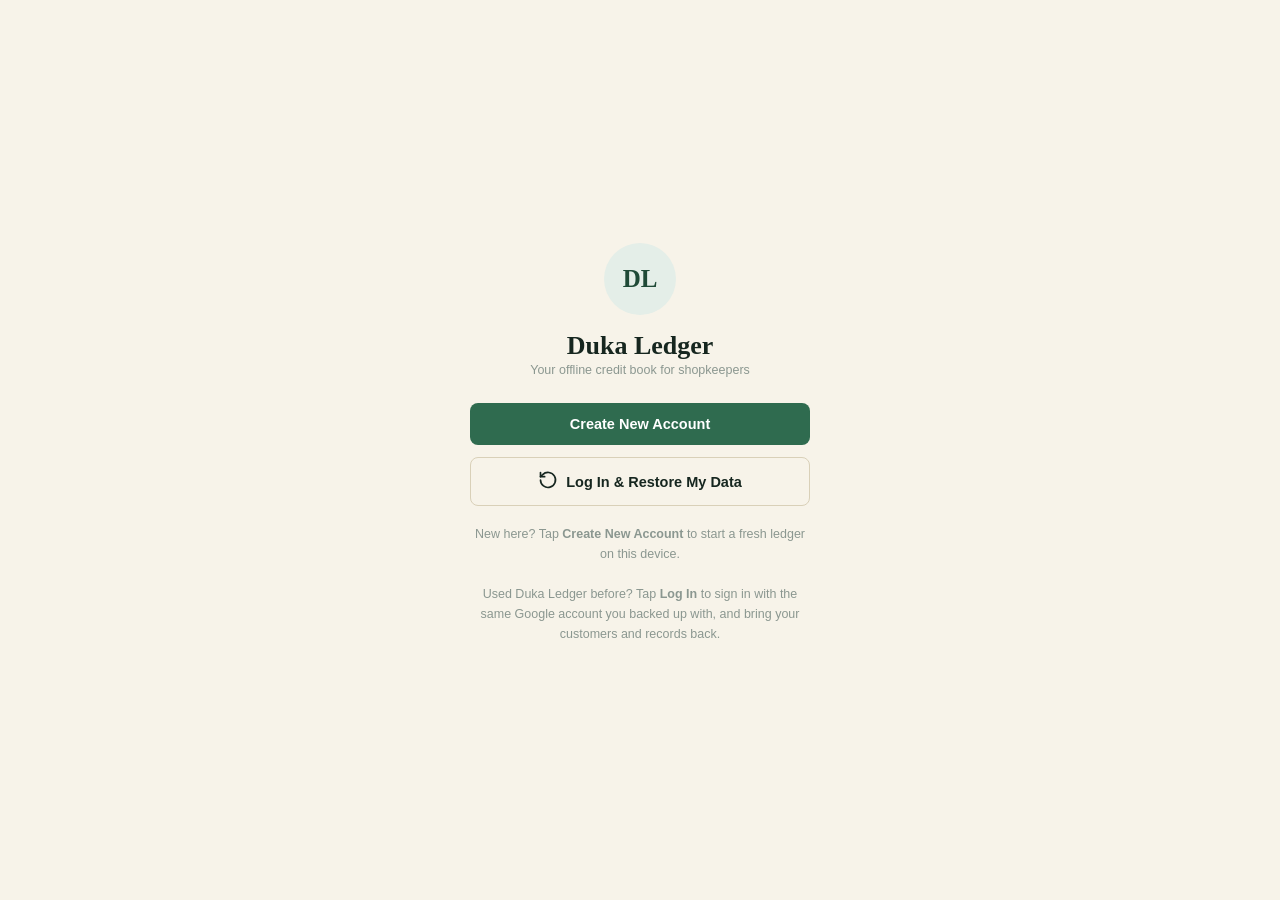
<file: index.html>
<!DOCTYPE html>
<html lang="en">
<head>
<meta charset="UTF-8">
<meta name="viewport" content="width=device-width, initial-scale=1, viewport-fit=cover, maximum-scale=1">
<title>Duka Ledger — Offline Debt Book</title>
<meta name="description" content="A premium offline-first debt book for tracking customer credit, debts, and payments.">
<meta name="theme-color" content="#2F6B4F">
<meta name="color-scheme" content="light dark">

<link rel="manifest" href="./manifest.json">
<link rel="icon" href="./icon-192.png">
<link rel="apple-touch-icon" href="./icon-192.png">
<meta name="apple-mobile-web-app-capable" content="yes">
<meta name="apple-mobile-web-app-status-bar-style" content="default">
<meta name="apple-mobile-web-app-title" content="Duka Ledger">

<link rel="stylesheet" href="./style.css">
<script src="https://accounts.google.com/gsi/client" async defer></script>
</head>
<body>

<div id="toastWrap" class="toast-wrap"></div>

<!-- ================= WELCOME SCREEN (first run only) ================= -->
<div id="welcomeScreen" style="display:none;">
  <div class="welcome-inner">
    <div class="lock-brand">
      <div class="avatar" style="width:72px; height:72px; margin:0 auto 16px; font-size:25px;">DL</div>
      <div class="lock-title" style="font-size:26px;">Duka Ledger</div>
      <div class="muted">Your offline credit book for shopkeepers</div>
    </div>

    <button class="btn btn-primary" id="welcomeCreateBtn" style="margin-bottom:12px;">Create New Account</button>
    <button class="btn btn-outline" id="welcomeLoginBtn"><i data-icon="rotate-ccw"></i> Log In &amp; Restore My Data</button>

    <p class="muted" style="font-size:12.5px; margin-top:18px; line-height:1.6;">
      New here? Tap <strong>Create New Account</strong> to start a fresh ledger on this device.<br><br>
      Used Duka Ledger before? Tap <strong>Log In</strong> to sign in with the same Google account you backed up with, and bring your customers and records back.
    </p>
  </div>
</div>

<!-- ================= LOCK SCREEN ================= -->
<div id="lockScreen" style="display:none;">
  <div class="lock-inner">
    <div class="lock-brand">
      <div class="avatar" style="width:64px; height:64px; margin:0 auto 14px; font-size:22px;">DL</div>
      <div class="lock-title">Duka Ledger</div>
      <div class="muted">Enter your PIN to unlock</div>
    </div>

    <div class="pin-dots" id="pinDots">
      <span class="pin-dot"></span><span class="pin-dot"></span><span class="pin-dot"></span><span class="pin-dot"></span>
    </div>
    <div class="lock-error" id="lockError">&nbsp;</div>

    <div class="pin-pad" id="pinPad">
      <button data-key="1">1</button><button data-key="2">2</button><button data-key="3">3</button>
      <button data-key="4">4</button><button data-key="5">5</button><button data-key="6">6</button>
      <button data-key="7">7</button><button data-key="8">8</button><button data-key="9">9</button>
      <button data-key="bio" id="pinBioBtn"><i data-icon="fingerprint"></i></button>
      <button data-key="0">0</button>
      <button data-key="back">⌫</button>
    </div>
  </div>
</div>

<div id="app">

  <header class="topbar">
    <div class="brandmark">
      <span class="stitch"></span>
      <div>
        <h1>Duka Ledger</h1>
        <div class="sub">Offline Debt Book</div>
      </div>
    </div>
    <div class="topbar-actions">
      <span class="pill" id="connPill"><span class="dot"></span><span class="pill-label">Online</span></span>
      <button class="iconbtn" id="notifBtn" title="Notifications" style="position:relative;"><i data-icon="bell"></i><span class="badge-dot" id="notifBadge" style="display:none;"></span></button>
      <button class="iconbtn" id="installBtn" title="Install app" style="display:none;"><i data-icon="download"></i></button>
      <button class="iconbtn" id="themeToggleBtn" title="Toggle theme">◐</button>
    </div>
  </header>

  <main id="mainContent">

    <!-- ============ DASHBOARD ============ -->
    <section class="view active" id="view-dashboard">
      <div id="dashboardContent"></div>

      <div class="section-title"><h2>More</h2></div>
      <div class="more-grid">
        <div class="more-tile" id="referMenuBtn">
          <div class="more-ic"><i data-icon="users"></i></div>
          <div class="more-label">Refer a Friend</div>
          <div class="more-sub">Tell someone about Duka Ledger</div>
        </div>
        <div class="more-tile" id="guideMenuBtn">
          <div class="more-ic"><i data-icon="book-open"></i></div>
          <div class="more-label">How to Use</div>
          <div class="more-sub">Quick guide to the app</div>
        </div>
        <div class="more-tile" id="historyMenuBtn">
          <div class="more-ic"><i data-icon="history"></i></div>
          <div class="more-label">History</div>
          <div class="more-sub">Every record, in order</div>
        </div>
        <div class="more-tile" id="aboutMenuBtn">
          <div class="more-ic"><i data-icon="info"></i></div>
          <div class="more-label">About</div>
          <div class="more-sub">Founder &amp; support</div>
        </div>
        <div class="more-tile" id="termsMenuBtn">
          <div class="more-ic"><i data-icon="file-text"></i></div>
          <div class="more-label">Terms</div>
          <div class="more-sub">Terms &amp; Conditions</div>
        </div>
        <div class="more-tile" id="privacyMenuBtn">
          <div class="more-ic"><i data-icon="shield-check"></i></div>
          <div class="more-label">Privacy</div>
          <div class="more-sub">Privacy Policy</div>
        </div>
      </div>
    </section>

    <!-- ============ CUSTOMERS ============ -->
    <section class="view" id="view-customers">
      <div class="section-title" style="margin-top:0;"><h2>Customers</h2>
        <a id="addCustomerBtn" style="cursor:pointer;">+ Add</a>
      </div>
      <div class="searchbar">
        <svg width="16" height="16" viewBox="0 0 24 24" fill="none" stroke="currentColor" stroke-width="2"><circle cx="11" cy="11" r="7"/><line x1="21" y1="21" x2="16.65" y2="16.65"/></svg>
        <input type="text" id="customerSearchInput" placeholder="Search by name or phone">
      </div>
      <div id="customersList"></div>
    </section>

    <!-- ============ TRANSACTIONS / HISTORY ============ -->
    <section class="view" id="view-transactions">
      <div class="section-title" style="margin-top:0;"><h2>Transaction History</h2></div>
      <div class="searchbar">
        <svg width="16" height="16" viewBox="0 0 24 24" fill="none" stroke="currentColor" stroke-width="2"><circle cx="11" cy="11" r="7"/><line x1="21" y1="21" x2="16.65" y2="16.65"/></svg>
        <input type="text" id="txnSearchInput" placeholder="Search customer, item, or type">
      </div>
      <div class="chip-row" id="txnTypeChips">
        <div class="chip active" data-type="all">All</div>
        <div class="chip" data-type="debt">Debt</div>
        <div class="chip" data-type="payment">Payment</div>
        <div class="chip" data-type="adjustment">Adjustment</div>
      </div>
      <div class="field">
        <label>Customer</label>
        <select id="txnCustomerFilter"><option value="">All Customers</option></select>
      </div>
      <div class="btn-row">
        <div class="field" style="flex:1;"><label>From</label><input type="date" id="txnDateFrom"></div>
        <div class="field" style="flex:1;"><label>To</label><input type="date" id="txnDateTo"></div>
      </div>
      <div class="sortbar">
        <select id="txnSortSelect">
          <option value="newest">Newest First</option>
          <option value="oldest">Oldest First</option>
          <option value="highest">Highest Amount</option>
          <option value="lowest">Lowest Amount</option>
        </select>
        <button class="link-btn" id="txnClearFilters" style="margin-left:12px;">Clear</button>
      </div>
      <div id="transactionsList"></div>
    </section>

    <!-- ============ REPORTS ============ -->
    <section class="view" id="view-reports">
      <div class="section-title" style="margin-top:0;"><h2>Reports</h2></div>
      <div id="reportsContent"></div>
    </section>

    <!-- ============ SETTINGS ============ -->
    <section class="view" id="view-settings">
      <div class="section-title" style="margin-top:0;"><h2>Settings</h2></div>

      <div class="settings-group">
        <h3>Owner Profile</h3>
        <div style="display:flex; align-items:center; gap:12px; margin-bottom:14px;">
          <div class="avatar" id="ownerProfileAvatar" style="width:52px; height:52px; font-size:18px; flex-shrink:0;">?</div>
          <div class="muted" style="font-size:12.5px; line-height:1.5;">This is you — the person running the shop on this device. Shown alongside your business details, separate from Duka Ledger's own founder info in About.</div>
        </div>
        <div class="field"><label>Owner Name</label><input type="text" id="settingsOwnerName" placeholder="e.g. Jane Wanjiru"></div>
        <div class="field"><label>Owner Phone</label><input type="tel" id="settingsOwnerPhone" placeholder="0700 000 000"></div>
        <div class="field"><label>Date Joined</label><input type="date" id="settingsOwnerDateJoined"></div>
      </div>

      <div class="settings-group">
        <h3>Business Information</h3>
        <div class="field"><label>Business Name</label><input type="text" id="settingsBusinessName" placeholder="My Shop"></div>
        <div class="field"><label>Business Phone</label><input type="tel" id="settingsBusinessPhone" placeholder="0700 000 000"></div>
        <div class="field"><label>Business Location</label><input type="text" id="settingsBusinessLocation" placeholder="e.g. Nakuru Town"></div>
      </div>

      <div class="settings-group">
        <h3>Receipts</h3>
        <div class="field"><label>Currency Symbol</label><input type="text" id="settingsCurrency" placeholder="KSh"></div>
        <div class="field"><label>Receipt Footer</label><textarea id="settingsReceiptFooter" placeholder="Thank you for your business."></textarea></div>
      </div>

      <div class="settings-group">
        <h3>Payments</h3>
        <label class="checkline"><input type="checkbox" id="settingsAllowOverpayment"> Always allow payments that exceed the outstanding balance without asking</label>
      </div>

      <div class="settings-group">
        <h3>Payment Methods (shown on receipts)</h3>
        <p class="muted" style="margin-bottom:12px;">Tick the ways you accept payment. Add the registered name that shows on the customer's M-Pesa confirmation, so they can check they're paying the right number before sending.</p>

        <div class="method-option">
          <label class="checkline"><input type="checkbox" id="methodTillEnabled"> Till Number</label>
          <div class="method-option-fields" id="methodTillFields">
            <input type="text" id="methodTillNumber" placeholder="Till number, e.g. 5123456" inputmode="numeric">
            <input type="text" id="methodTillName" placeholder="Registered name shown after payment, e.g. DARIUS SHOP">
          </div>
        </div>

        <div class="method-option">
          <label class="checkline"><input type="checkbox" id="methodPochiEnabled"> M-Pesa Pochi</label>
          <div class="method-option-fields" id="methodPochiFields">
            <input type="text" id="methodPochiNumber" placeholder="Phone number, e.g. 0712 345 678" inputmode="numeric">
            <input type="text" id="methodPochiName" placeholder="Registered name shown after payment">
          </div>
        </div>

        <div class="method-option">
          <label class="checkline"><input type="checkbox" id="methodSendEnabled"> Send Money</label>
          <div class="method-option-fields" id="methodSendFields">
            <input type="text" id="methodSendNumber" placeholder="Phone number to send money to" inputmode="numeric">
            <input type="text" id="methodSendName" placeholder="Registered name shown after payment">
          </div>
        </div>

        <div class="method-option">
          <label class="checkline"><input type="checkbox" id="methodPaybillEnabled"> Paybill</label>
          <div class="method-option-fields two-col" id="methodPaybillFields">
            <input type="text" id="methodPaybillNumber" placeholder="Paybill number" inputmode="numeric">
            <input type="text" id="methodPaybillAccount" placeholder="Account number (optional)">
          </div>
          <div class="method-option-fields" id="methodPaybillNameFields">
            <input type="text" id="methodPaybillName" placeholder="Registered business name (optional)">
          </div>
        </div>

        <div class="method-option">
          <label class="checkline"><input type="checkbox" id="methodOtherEnabled"> Other</label>
          <div class="method-option-fields" id="methodOtherFields">
            <input type="text" id="methodOtherDetails" placeholder="e.g. Bank: KCB, Acc: 0123456789">
          </div>
        </div>
      </div>

      <div class="settings-group">
        <div class="soda-card">
          <div class="soda-emoji"><i data-icon="cup-soda" data-icon-size="28"></i></div>
          <div class="soda-text">
            <div class="soda-title">Enjoying Duka Ledger?</div>
            <div class="soda-sub">Buy the developer a soda</div>
          </div>
          <button class="btn btn-primary soda-btn" id="buySodaBtn">Buy a Soda</button>
        </div>
      </div>

      <div class="settings-group">
        <h3>Notifications</h3>
        <label class="checkline" style="margin-bottom:12px;"><input type="checkbox" id="settingsSoundEnabled"> Play a sound for new debts, payments and other events</label>
        <label class="checkline"><input type="checkbox" id="settingsPushEnabled"> Show device notifications (uses your phone's own notification sound)</label>
      </div>

      <div class="settings-group">
        <h3>Appearance</h3>
        <div class="seg" id="themeSeg">
          <button data-theme="light">Light</button>
          <button data-theme="dark">Dark</button>
          <button data-theme="system">System</button>
        </div>
      </div>

      <div class="settings-group">
        <h3>App Updates</h3>
        <p class="muted" style="margin-bottom:12px;">Duka Ledger checks for updates automatically. Use this if you just published a new version and want to check right now.</p>
        <button class="btn btn-outline" id="checkUpdatesBtn"><i data-icon="refresh-cw"></i> Check for Updates</button>
      </div>

      <div class="settings-group">
        <h3>Support Contact</h3>
        <p class="muted" style="margin-bottom:12px;">Shown on the About screen so customers or staff can reach you.</p>
        <div class="field"><label>Support Phone (WhatsApp)</label><input type="tel" id="settingsSupportPhone" placeholder="e.g. 0700 000 000"></div>
        <div class="field"><label>Support Email</label><input type="text" id="settingsSupportEmail" placeholder="e.g. you@example.com"></div>
      </div>

      <button class="btn btn-primary" id="settingsSaveBtn">Save Settings</button>

      <div class="divider"></div>

      <div class="settings-group">
        <h3>Google Drive Backup</h3>
        <p class="muted" style="margin-bottom:12px;">Save a copy of your books to your own Google Drive with one tap, and bring it back onto any device the same way.</p>

        <div id="gdriveDisconnectedState">
          <button class="btn btn-outline" id="gdriveConnectBtn"><i data-icon="link"></i> Connect Google Drive</button>
        </div>

        <div id="gdriveConnectedState" style="display:none;">
          <div class="muted" style="margin-bottom:4px;">Connected as <span id="gdriveEmailText" style="font-weight:600; color:var(--ink);"></span></div>
          <div class="muted" id="gdriveLastBackupText" style="margin-bottom:12px;">Never backed up yet</div>
          <button class="btn btn-primary" id="gdriveBackupNowBtn"><i data-icon="cloud"></i> Backup Now</button>
          <div style="height:10px;"></div>
          <button class="btn btn-outline" id="gdriveRestoreBtn"><i data-icon="download"></i> Restore from Google Drive</button>
          <div style="height:10px;"></div>
          <button class="btn btn-outline" id="gdriveDisconnectBtn">Disconnect Google Drive</button>
        </div>
      </div>

      <div class="divider"></div>

      <div class="settings-group">
        <h3>Backup &amp; Restore</h3>
        <p class="muted" style="margin-bottom:12px;">Your data lives only on this device. Export a backup regularly so you never lose your records.</p>
        <button class="btn btn-outline" id="exportBackupBtn"><i data-icon="download"></i> Export Backup (.json)</button>
        <div style="height:10px;"></div>
        <label class="btn btn-outline" for="restoreFileInput" style="cursor:pointer;"><i data-icon="upload"></i> Choose Backup File to Restore</label>
        <input type="file" id="restoreFileInput" accept="application/json,.json" style="display:none;">
        <div class="muted" id="restoreFileName" style="margin:8px 0;">No file selected</div>
        <button class="btn btn-danger" id="restoreConfirmBtn" disabled>Restore &amp; Replace All Data</button>
      </div>

      <div class="divider"></div>

      <div class="settings-group">
        <h3>Security</h3>
        <div id="securityStatusText" class="muted" style="margin-bottom:12px;">No PIN set — anyone who opens this app can see your records.</div>
        <button class="btn btn-outline" id="setPinBtn">Set PIN Lock</button>
        <div style="height:8px;" id="pinButtonsGap"></div>
        <button class="btn btn-danger" id="removePinBtn" style="display:none;">Remove PIN Lock</button>
        <div style="height:10px;"></div>
        <label class="checkline" id="biometricRow" style="display:none;">
          <input type="checkbox" id="settingsBiometric"> Also allow unlocking with fingerprint / face
        </label>
      </div>

      <div class="divider"></div>

      <div class="settings-group">
        <div class="privacy-note">Your debt records are stored locally on this device. We do not upload your data to a server.</div>
        <div style="height:10px;"></div>
        <div class="warn-note">Clearing your browser or app storage without exporting a backup first may permanently remove all customer and transaction records.</div>
      </div>
    </section>

    <!-- ============ CUSTOMER PROFILE ============ -->
    <section class="view" id="view-profile">
      <button class="link-btn" style="margin-bottom:8px;" onclick="switchView('customers')"><i data-icon="chevron-left" data-icon-size="16"></i> Back to Customers</button>
      <div id="profileContent"></div>
    </section>

  </main>

  <button class="scroll-top-btn" id="scrollTopBtn" aria-label="Scroll to top"><i data-icon="arrow-up"></i></button>

  <button class="fab" id="fabBtn" aria-label="Add">+</button>

  <div class="update-banner" id="updateBanner">
    <span class="msg">A new version of Duka Ledger is ready.</span>
    <button id="updateNowBtn">Update Now</button>
  </div>

  <nav class="bottomnav">
    <button class="active" data-view="dashboard">
      <svg viewBox="0 0 24 24" fill="none" stroke="currentColor" stroke-width="2"><path d="M3 11l9-8 9 8"/><path d="M5 10v10h14V10"/></svg>
      Home
    </button>
    <button data-view="customers">
      <svg viewBox="0 0 24 24" fill="none" stroke="currentColor" stroke-width="2"><circle cx="9" cy="8" r="3.2"/><path d="M2.5 20c0-3.5 3-6 6.5-6s6.5 2.5 6.5 6"/><circle cx="17.5" cy="9" r="2.4"/><path d="M15.5 14.2c2.6.4 4.5 2.4 4.5 5.3"/></svg>
      Customers
    </button>
    <button data-view="transactions">
      <svg viewBox="0 0 24 24" fill="none" stroke="currentColor" stroke-width="2"><path d="M4 6h16M4 12h16M4 18h10"/></svg>
      Transactions
    </button>
    <button data-view="reports">
      <svg viewBox="0 0 24 24" fill="none" stroke="currentColor" stroke-width="2"><path d="M4 20V10M11 20V4M18 20v-7"/></svg>
      Reports
    </button>
    <button data-view="settings">
      <svg viewBox="0 0 24 24" fill="none" stroke="currentColor" stroke-width="2"><circle cx="12" cy="12" r="3"/><path d="M19.4 15a1.7 1.7 0 00.3 1.9l.1.1a2 2 0 11-2.8 2.8l-.1-.1a1.7 1.7 0 00-1.9-.3 1.7 1.7 0 00-1 1.5V21a2 2 0 11-4 0v-.1a1.7 1.7 0 00-1-1.6 1.7 1.7 0 00-1.9.3l-.1.1a2 2 0 11-2.8-2.8l.1-.1a1.7 1.7 0 00.3-1.9 1.7 1.7 0 00-1.5-1H3a2 2 0 110-4h.1a1.7 1.7 0 001.5-1 1.7 1.7 0 00-.3-1.9l-.1-.1a2 2 0 112.8-2.8l.1.1a1.7 1.7 0 001.9.3H9a1.7 1.7 0 001-1.5V3a2 2 0 114 0v.1a1.7 1.7 0 001 1.5 1.7 1.7 0 001.9-.3l.1-.1a2 2 0 112.8 2.8l-.1.1a1.7 1.7 0 00-.3 1.9V9a1.7 1.7 0 001.5 1h.1a2 2 0 110 4h-.1a1.7 1.7 0 00-1.5 1z"/></svg>
      Settings
    </button>
  </nav>

</div>

<!-- ================= SHEET: FAB action menu ================= -->
<div class="overlay" id="fabSheet">
  <div class="sheet">
    <div class="grabber"></div>
    <div class="sheet-header"><h2>Add</h2><button class="iconbtn" data-close-sheet><i data-icon="x"></i></button></div>
    <div class="sheet-actions">
      <div class="action-row" id="fabAddCustomer">
        <div class="ic customer"><i data-icon="user"></i></div>
        <div><div class="t">Add Customer</div><div class="s">Register a new customer</div></div>
      </div>
      <div class="action-row" id="fabRecordDebt">
        <div class="ic">＋</div>
        <div><div class="t">Record Debt</div><div class="s">Add items or cash taken on credit</div></div>
      </div>
      <div class="action-row" id="fabRecordPayment">
        <div class="ic payment"><i data-icon="banknote"></i></div>
        <div><div class="t">Record Payment</div><div class="s">Log money received from a customer</div></div>
      </div>
    </div>
  </div>
</div>

<!-- ================= SHEET: Customer picker ================= -->
<div class="overlay" id="customerPickerSheet">
  <div class="sheet">
    <div class="grabber"></div>
    <div class="sheet-header"><h2>Select Customer</h2><button class="iconbtn" data-close-sheet><i data-icon="x"></i></button></div>
    <div class="searchbar">
      <svg width="16" height="16" viewBox="0 0 24 24" fill="none" stroke="currentColor" stroke-width="2"><circle cx="11" cy="11" r="7"/><line x1="21" y1="21" x2="16.65" y2="16.65"/></svg>
      <input type="text" id="pickerSearchInput" placeholder="Search customers">
    </div>
    <div id="pickerList"></div>
  </div>
</div>

<!-- ================= SHEET: Add/Edit customer ================= -->
<div class="overlay" id="customerFormSheet">
  <div class="sheet">
    <div class="grabber"></div>
    <div class="sheet-header"><h2 id="customerFormTitle">Add Customer</h2><button class="iconbtn" data-close-sheet><i data-icon="x"></i></button></div>
    <button class="btn btn-outline" id="importContactBtn" style="display:none; margin-bottom:16px;"><i data-icon="paperclip"></i> Import from Contacts</button>
    <div class="field"><label>Full Name *</label><input type="text" id="custName" placeholder="e.g. John Otieno"></div>
    <div class="field"><label>Phone Number</label><input type="tel" id="custPhone" placeholder="0712 345 678"></div>
    <div class="field"><label>Address / Location</label><input type="text" id="custAddress" placeholder="Optional"></div>
    <div class="field"><label>Notes</label><textarea id="custNotes" placeholder="Optional"></textarea></div>
    <div class="muted" id="custFormError" style="color:var(--danger); margin-bottom:10px;"></div>
    <button class="btn btn-primary" id="customerFormSave">Save Customer</button>
  </div>
</div>

<!-- ================= SHEET: Record/Edit debt ================= -->
<div class="overlay" id="debtFormSheet">
  <div class="sheet">
    <div class="grabber"></div>
    <div class="sheet-header"><h2 id="debtFormTitle">Record Debt</h2><button class="iconbtn" data-close-sheet><i data-icon="x"></i></button></div>
    <div class="muted" style="margin-bottom:12px;">Customer: <strong id="debtCustomerName">—</strong></div>
    <div class="field">
      <label>Amount *</label>
      <div class="currency-input"><span class="prefix" id="debtCurrencyPrefix">KSh</span><input type="number" inputmode="decimal" id="debtAmount" placeholder="0"></div>
    </div>
    <div class="field"><label>Description / Item</label><input type="text" id="debtDescription" placeholder="e.g. Cement and sand"></div>
    <div class="btn-row">
      <div class="field" style="flex:1;"><label>Date</label><input type="date" id="debtDate"></div>
      <div class="field" style="flex:1;"><label>Time</label><input type="time" id="debtTime"></div>
    </div>
    <div class="field"><label>Notes</label><textarea id="debtNotes" placeholder="Optional"></textarea></div>
    <div class="muted" id="debtFormError" style="color:var(--danger); margin-bottom:10px;"></div>
    <button class="btn btn-primary" id="debtFormSave">Save Debt</button>
    <div style="height:8px;"></div>
    <button class="btn btn-danger" id="debtDeleteBtn" style="display:none;">Delete Transaction</button>
  </div>
</div>

<!-- ================= SHEET: Record/Edit payment ================= -->
<div class="overlay" id="paymentFormSheet">
  <div class="sheet">
    <div class="grabber"></div>
    <div class="sheet-header"><h2 id="paymentFormTitle">Record Payment</h2><button class="iconbtn" data-close-sheet><i data-icon="x"></i></button></div>
    <div class="muted" style="margin-bottom:4px;">Customer: <strong id="paymentCustomerName">—</strong></div>
    <div class="muted" style="margin-bottom:12px;">Outstanding balance: <strong id="paymentOutstanding">—</strong></div>
    <div class="field">
      <label>Amount *</label>
      <div class="currency-input"><span class="prefix">KSh</span><input type="number" inputmode="decimal" id="paymentAmount" placeholder="0"></div>
    </div>
    <div class="field">
      <label>Payment Method</label>
      <div class="method-grid" id="paymentMethodSeg">
        <button data-method="Cash" class="active"><i data-icon="banknote" data-icon-size="16"></i> Cash</button>
        <button data-method="Till"><i data-icon="store" data-icon-size="16"></i> Till</button>
        <button data-method="Pochi"><i data-icon="smartphone" data-icon-size="16"></i> Pochi</button>
        <button data-method="Send Money"><i data-icon="send" data-icon-size="16"></i> Send Money</button>
        <button data-method="Paybill"><i data-icon="receipt" data-icon-size="16"></i> Paybill</button>
        <button data-method="Bank"><i data-icon="landmark" data-icon-size="16"></i> Bank</button>
        <button data-method="Other"><i data-icon="more-horizontal" data-icon-size="16"></i> Other</button>
      </div>
    </div>
    <div class="field" id="confirmationNameField" style="display:none;">
      <label>Name on M-Pesa Confirmation</label>
      <input type="text" id="paymentConfirmationName" placeholder="e.g. name shown after payment went through">
      <div class="hint">Handy for checking the payment landed with the right person or till.</div>
    </div>
    <div class="btn-row">
      <div class="field" style="flex:1;"><label>Payment Date</label><input type="date" id="paymentDate"></div>
      <div class="field" style="flex:1;"><label>Time</label><input type="time" id="paymentTime"></div>
    </div>
    <div class="field"><label>Note</label><textarea id="paymentNotes" placeholder="Optional"></textarea></div>
    <div class="muted" id="paymentFormError" style="color:var(--danger); margin-bottom:10px;"></div>
    <button class="btn btn-primary" id="paymentFormSave">Save Payment</button>
    <div style="height:8px;"></div>
    <button class="btn btn-danger" id="paymentDeleteBtn" style="display:none;">Delete Transaction</button>
  </div>
</div>

<!-- ================= SHEET: Statement ================= -->
<div class="overlay" id="statementSheet">
  <div class="sheet">
    <div class="grabber"></div>
    <div class="sheet-header"><h2>Statement</h2><button class="iconbtn" data-close-sheet><i data-icon="x"></i></button></div>
    <div id="statementContent"></div>
    <div class="field" style="margin-top:14px;">
      <label>Send to WhatsApp Number</label>
      <input type="tel" id="statementSendToNumber" placeholder="e.g. 0712 345 678">
      <div class="hint">Filled in with this customer's saved number — change it to send to someone else instead.</div>
    </div>
    <button class="btn btn-primary" id="statementShareBtn" style="margin-top:6px; background:#25D366; border-color:#25D366;"><i data-icon="message-circle"></i> Share via WhatsApp</button>
    <div class="btn-row" style="margin-top:10px;">
      <button class="btn btn-outline" id="statementDownloadBtn"><i data-icon="download"></i> Save as Image</button>
      <button class="btn btn-outline" id="statementPrintBtn"><i data-icon="printer"></i> Print</button>
    </div>
  </div>
</div>

<!-- ================= SHEET: Set PIN ================= -->
<div class="overlay" id="setPinSheet">
  <div class="sheet">
    <div class="grabber"></div>
    <div class="sheet-header"><h2 id="setPinTitle">Set PIN Lock</h2><button class="iconbtn" data-close-sheet><i data-icon="x"></i></button></div>
    <p class="muted" style="margin-bottom:16px;">Choose a 4-digit PIN. You'll need it to open Duka Ledger.</p>
    <div class="field"><label>New PIN</label><input type="password" inputmode="numeric" pattern="[0-9]*" maxlength="6" id="newPinInput" placeholder="••••"></div>
    <div class="field"><label>Confirm PIN</label><input type="password" inputmode="numeric" pattern="[0-9]*" maxlength="6" id="confirmPinInput" placeholder="••••"></div>
    <div class="muted" id="setPinError" style="color:var(--danger); margin-bottom:10px;"></div>
    <button class="btn btn-primary" id="setPinSaveBtn">Save PIN</button>
  </div>
</div>

<!-- ================= SHEET: Notifications ================= -->
<div class="overlay" id="notifSheet">
  <div class="sheet">
    <div class="grabber"></div>
    <div class="sheet-header">
      <h2>Notifications</h2>
      <div style="display:flex; gap:8px; align-items:center;">
        <button class="link-btn" id="notifMarkReadBtn" style="font-size:12px;">Mark all read</button>
        <button class="iconbtn" data-close-sheet><i data-icon="x"></i></button>
      </div>
    </div>
    <div id="notifList"></div>
  </div>
</div>

<!-- ================= SHEET: History (full activity log) ================= -->
<div class="overlay" id="historySheet">
  <div class="sheet">
    <div class="grabber"></div>
    <div class="sheet-header"><h2>History</h2><button class="iconbtn" data-close-sheet><i data-icon="x"></i></button></div>
    <p class="muted" style="margin-bottom:12px;">Every action taken in Duka Ledger — customers, debts, payments, backups and settings — recorded here for your records.</p>
    <div id="historyList"></div>
  </div>
</div>

<!-- ================= SHEET: Terms & Conditions ================= -->
<div class="overlay" id="termsSheet">
  <div class="sheet">
    <div class="grabber"></div>
    <div class="sheet-header"><h2>Terms &amp; Conditions</h2><button class="iconbtn" data-close-sheet><i data-icon="x"></i></button></div>
    <div class="legal-text">
      <p><strong>Last updated: August 2026</strong></p>
      <p>Duka Ledger is provided by Darius Momanyi ("we", "our") as a free, offline-first tool to help small businesses and individuals record customer credit, debts, and payments.</p>
      <p><strong>1. Your data, your device.</strong> All records you create — customers, transactions, settings — are stored only in your device's local storage (IndexedDB). We do not run a server for this app and never receive, store, or transmit your business data.</p>
      <p><strong>2. Your responsibility.</strong> You are solely responsible for the accuracy of the records you enter and for backing up your data regularly using the Export Backup feature. We are not liable for any loss of data, financial disagreements, or business decisions made using this app.</p>
      <p><strong>3. No warranty.</strong> Duka Ledger is provided "as is" without warranties of any kind, express or implied. We do not guarantee the app will be error-free or uninterrupted.</p>
      <p><strong>4. Acceptable use.</strong> You agree not to use this app for any unlawful purpose and to comply with any local laws regarding record-keeping, debt collection, and consumer protection that apply to your business.</p>
      <p><strong>5. Changes.</strong> We may update these terms as the app evolves. Continued use of the app after an update means you accept the revised terms.</p>
      <p><strong>6. Contact.</strong> Questions about these terms can be sent through the Support Contact details in Settings.</p>
    </div>
  </div>
</div>

<!-- ================= SHEET: Privacy Policy ================= -->
<div class="overlay" id="privacySheet">
  <div class="sheet">
    <div class="grabber"></div>
    <div class="sheet-header"><h2>Privacy Policy</h2><button class="iconbtn" data-close-sheet><i data-icon="x"></i></button></div>
    <div class="legal-text">
      <p><strong>Last updated: August 2026</strong></p>
      <p>Duka Ledger is built to be offline-first and local-only by default. This policy explains exactly what that means, and discloses the two narrow exceptions below.</p>
      <p><strong>1. No server for your business data.</strong> Duka Ledger has no backend server for your books. Customer names, phone numbers, debts, payments, and business settings are stored exclusively in your device's local browser storage (IndexedDB). None of this is uploaded anywhere by this app, unless you explicitly turn on Google Drive backup (see #4).</p>
      <p><strong>2. Contacts access.</strong> If you use "Import from Contacts," your device's contact picker is used only to fill in a name and phone number you choose. The app never reads your full contact list and never stores contacts you don't explicitly import.</p>
      <p><strong>3. Notifications.</strong> If you enable push notifications, your browser handles this permission directly. Notifications are generated entirely on your device.</p>
      <p><strong>4. Optional Google Drive backup.</strong> If you choose to connect Google Drive in Settings, Duka Ledger sends a full backup of your customers, transactions, and settings to a single file in your own Google Drive, using Google's sign-in. This only happens if you tap "Connect Google Drive," and only your backup file is accessed — Duka Ledger cannot see or touch anything else in your Drive. You can disconnect at any time in Settings; your local data and the app's core features are unaffected either way. Local export/import (below) always works fully offline with no Google account needed.</p>
      <p><strong>5. Local export/import.</strong> When you export a backup, a JSON file is created and saved directly to your device through your browser's normal download mechanism. We never see or receive a copy of this file.</p>
      <p><strong>6. Anonymous usage count.</strong> To show a rough Downloads and Active Users count on the About page, this app generates a random ID for your device (not linked to your name, phone, or business data) and, when you're online, sends that ID and a timestamp to a small counting service. No customer or business data is included. This is the only "tracking" in this app, and it exists purely to count devices — not to identify or profile anyone.</p>
      <p><strong>7. No advertising or third-party trackers.</strong> We do not use advertising SDKs or third-party analytics/tracking scripts. Google's sign-in and Drive APIs are used only if you explicitly connect Google Drive backup, and are governed by Google's own privacy policy for that connection.</p>
      <p><strong>8. Deleting your data.</strong> Clearing your browser or app storage, or uninstalling the app, permanently deletes all local records. Export a backup or connect Google Drive first if you want to keep them.</p>
      <p><strong>9. Contact.</strong> Questions about this policy can be sent through the Support Contact details in Settings.</p>
    </div>
  </div>
</div>

<!-- ================= SHEET: What's New ================= -->
<div class="overlay" id="changelogSheet">
  <div class="sheet">
    <div class="grabber"></div>
    <div class="sheet-header"><h2 id="changelogTitle">What's New</h2><button class="iconbtn" data-close-sheet><i data-icon="x"></i></button></div>
    <div id="changelogList"></div>
    <button class="btn btn-primary" style="margin-top:16px;" id="changelogOkBtn">Got It</button>
  </div>
</div>

<!-- ================= SHEET: How to Use ================= -->
<div class="overlay" id="guideSheet">
  <div class="sheet">
    <div class="grabber"></div>
    <div class="sheet-header"><h2>How to Use Duka Ledger</h2><button class="iconbtn" data-close-sheet><i data-icon="x"></i></button></div>
    <div class="legal-text">
      <p><strong>1. Add your first customer.</strong> Tap the + button on Home, or "Customers → + Add." Enter their name and phone number — phone lets you send receipts straight to WhatsApp later. On supported phones you can also tap "Import from Contacts" to pull the name and number in automatically.</p>
      <p><strong>2. Record a debt.</strong> Tap + → Record Debt, choose the customer, enter the amount and what it was for (e.g. "Cement and sand"), then save. Their balance updates immediately.</p>
      <p><strong>3. Record a payment.</strong> Tap + → Record Payment, choose the customer, enter the amount, and tick how they paid — Cash, Till, Pochi, Send Money, or Paybill. If it's an M-Pesa method, you can note the name that showed on the confirmation, so you can double-check the payment landed correctly later.</p>
      <p><strong>4. Check a customer's balance.</strong> Open Customers, tap their name, and you'll see their full balance, total borrowed, total paid, and every transaction in order with running balances.</p>
      <p><strong>5. Share a receipt.</strong> From a customer's profile, tap Statement. You can print it, save it as an image, or tap "Share via WhatsApp" to send it straight to their number — editable if you want to send it to someone else instead.</p>
      <p><strong>6. Set up how customers pay you.</strong> In Settings → Payment Methods, tick Till, Pochi, Send Money, and/or Paybill and fill in your numbers. These automatically appear on every receipt so customers always know how to pay you back.</p>
      <p><strong>7. Check the Reports tab.</strong> See total debt issued, payments received, outstanding balances, and your top debtors — filterable by today, this week, this month, or a custom range.</p>
      <p><strong>8. Back up your data.</strong> In Settings → Backup & Restore, tap "Export Backup" regularly. This saves a file with every customer and transaction — keep a copy somewhere safe. If you ever need to restore it, use "Choose Backup File to Restore."</p>
      <p><strong>9. Lock the app.</strong> In Settings → Security, set a PIN so no one else can open Duka Ledger. If your phone supports it, you can also turn on fingerprint/face unlock as a shortcut.</p>
      <p><strong>10. Everything works offline.</strong> Duka Ledger needs no internet connection for daily use — customers, debts, payments, receipts, and reports all work in airplane mode. You only need internet to share via WhatsApp or check for app updates.</p>
      <p><strong>Still stuck?</strong> Reach out through the Support Contact details on the About screen.</p>
    </div>
  </div>
</div>

<!-- ================= SHEET: About Duka Ledger ================= -->
<div class="overlay" id="aboutSheet">
  <div class="sheet">
    <div class="grabber"></div>
    <div class="sheet-header"><h2>About Duka Ledger</h2><button class="iconbtn" data-close-sheet><i data-icon="x"></i></button></div>

    <div style="text-align:center; padding:6px 0 16px;">
      <div class="avatar" style="width:56px; height:56px; margin:0 auto 10px; font-size:20px;">DL</div>
      <div style="font-family:var(--font-display); font-size:19px; font-weight:700;">Duka Ledger</div>
      <div class="muted" style="margin-top:2px;">Offline Debt Book</div>
      <div class="pill" style="margin-top:10px; display:inline-flex;"><span class="dot"></span><span class="pill-label">Version 1.0</span></div>
    </div>

    <div class="card" style="margin-bottom:14px;">
      <div class="muted" style="text-transform:uppercase; letter-spacing:.06em; font-size:11px; font-weight:700; margin-bottom:8px;">What is Duka Ledger?</div>
      <p style="font-size:13.5px; line-height:1.6; margin:0; color:var(--ink-soft);">Duka Ledger is a free, offline-first credit book for shopkeepers and small business owners who sell on credit. It replaces the paper exercise book — record customers, debts, and payments, print or share professional statements, and never lose a record, even with no internet connection at all.</p>
    </div>

    <div class="card" style="margin-bottom:14px;">
      <div class="muted" style="text-transform:uppercase; letter-spacing:.06em; font-size:11px; font-weight:700; margin-bottom:10px;">What it does</div>
      <div style="font-size:13px; line-height:2; color:var(--ink-soft);">
        ✓ Tracks every customer, debt, and payment<br>
        ✓ Works fully offline for everyday use — nothing needs the internet<br>
        ✓ Generates shareable, WhatsApp-ready receipts<br>
        ✓ Keeps a complete history of every record<br>
        ✓ Backs up locally, or optionally to your own Google Drive<br>
        ✓ Locks with a PIN or fingerprint to protect your books
      </div>
    </div>

    <div class="card" style="margin-bottom:14px;">
      <div class="muted" style="text-transform:uppercase; letter-spacing:.06em; font-size:11px; font-weight:700; margin-bottom:10px;">Community</div>
      <div style="display:flex; gap:10px;">
        <div style="flex:1; text-align:center; padding:10px 6px; border:1px solid var(--line); border-radius:10px;">
          <div id="statTotalDownloads" class="num" style="font-size:21px; font-weight:700; color:var(--brand);">—</div>
          <div class="muted" style="font-size:10.5px; margin-top:2px;">Downloads</div>
        </div>
        <div style="flex:1; text-align:center; padding:10px 6px; border:1px solid var(--line); border-radius:10px;">
          <div id="statActiveUsers" class="num" style="font-size:21px; font-weight:700; color:var(--brand);">—</div>
          <div class="muted" style="font-size:10.5px; margin-top:2px;">Active (30d)</div>
        </div>
      </div>
    </div>

    <div class="card" style="margin-bottom:14px;">
      <div class="muted" style="text-transform:uppercase; letter-spacing:.06em; font-size:11px; font-weight:700; margin-bottom:6px;">Founder</div>
      <div style="font-weight:700; font-size:15px;">Darius Momanyi</div>
      <div class="muted" style="margin-top:2px; margin-bottom:10px;">Founder &amp; Developer, Duka Ledger</div>
      <p style="font-size:13px; line-height:1.6; margin:0; color:var(--ink-soft);">Built to give small business owners a trustworthy, private alternative to the paper credit book — one that works whether or not there's signal, and keeps every shilling accounted for.</p>
    </div>

    <div class="card" style="margin-bottom:14px;">
      <div class="muted" style="text-transform:uppercase; letter-spacing:.06em; font-size:11px; font-weight:700; margin-bottom:10px;">Support &amp; Contact</div>
      <div id="aboutSupportRows"></div>
    </div>

    <div class="card">
      <div class="muted" style="text-transform:uppercase; letter-spacing:.06em; font-size:11px; font-weight:700; margin-bottom:6px;">Website</div>
      <a href="https://dmn-solution.vercel.app" target="_blank" rel="noopener" style="color:var(--brand); font-weight:600; font-size:14.5px;">dmn-solution.vercel.app</a>
    </div>

    <div class="muted" style="text-align:center; margin-top:18px; font-size:12px; line-height:1.6;">Duka Ledger keeps every record on your device. No data ever leaves your phone.<br>© 2026 Darius Momanyi. All rights reserved.</div>
  </div>
</div>

<!-- ================= SHEET: Refer a Friend ================= -->
<div class="overlay" id="referSheet">
  <div class="sheet">
    <div class="grabber"></div>
    <div class="sheet-header"><h2>Refer a Friend</h2><button class="iconbtn" data-close-sheet><i data-icon="x"></i></button></div>
    <p class="muted" style="margin-bottom:16px;">Know another shopkeeper who could use Duka Ledger? Enter their details and we'll open WhatsApp with a message ready to send to Darius.</p>
    <button class="btn btn-outline" id="referImportContactBtn" style="display:none; margin-bottom:16px;"><i data-icon="paperclip"></i> Import from Contacts</button>
    <div class="field"><label>Friend's Name *</label><input type="text" id="referFriendName" placeholder="e.g. John Otieno"></div>
    <div class="field"><label>Friend's Phone Number *</label><input type="tel" id="referFriendPhone" placeholder="e.g. 0712 345 678"></div>
    <div class="muted" id="referFormError" style="color:var(--danger); margin-bottom:10px;"></div>
    <button class="btn btn-primary" id="referSendBtn" style="background:#25D366; border-color:#25D366;"><i data-icon="message-circle"></i> Send Referral via WhatsApp</button>
  </div>
</div>

<!-- ================= DIALOG: Buy the developer a soda ================= -->
<div class="overlay modal-center" id="sodaSheet">
  <div class="dialog">
    <div class="glyph"><i data-icon="cup-soda" data-icon-size="30"></i></div>
    <h3>Buy the Developer a Soda</h3>
    <p>If Duka Ledger has saved you time and kept your books straight, you can send the developer a soda — every bit is appreciated.</p>
    <div class="soda-detail-row">
      <div>
        <div class="lbl">Send Money</div>
        <div class="num">0110 554 040</div>
        <div class="muted" style="margin-top:2px;">Darius</div>
      </div>
      <button class="btn btn-outline btn-sm" id="copySodaNumberBtn"><i data-icon="clipboard" data-icon-size="16"></i> Copy</button>
    </div>
    <div class="btn-row">
      <button class="btn btn-outline dlg-cancel" id="sodaCloseBtn">Maybe Later</button>
      <button class="btn btn-primary" id="sodaWhatsappBtn" style="background:#25D366; border-color:#25D366;"><i data-icon="message-circle"></i> Open WhatsApp</button>
    </div>
  </div>
</div>

<!-- ================= DIALOG: Generic confirm ================= -->
<div class="overlay modal-center" id="confirmDialog">
  <div class="dialog">
    <div class="glyph"></div>
    <h3 class="dlg-title">Are you sure?</h3>
    <p class="dlg-message">This action cannot be undone.</p>
    <div class="btn-row">
      <button class="btn btn-outline dlg-cancel">Cancel</button>
      <button class="btn btn-danger dlg-confirm">Confirm</button>
    </div>
  </div>
</div>

<script src="./config.js"></script>
<script src="./icons.js"></script>
<script src="./db.js"></script>
<script src="./utils.js"></script>
<script src="./lock.js"></script>
<script src="./welcome.js"></script>
<script src="./sound.js"></script>
<script src="./stats.js"></script>
<script src="./app.js"></script>
<script src="./customers.js"></script>
<script src="./profile.js"></script>
<script src="./transactions.js"></script>
<script src="./reports.js"></script>
<script src="./statement.js"></script>
<script src="./settings.js"></script>
<script src="./about.js"></script>
<script src="./notifications.js"></script>
<script src="./history.js"></script>
<script src="./backup.js"></script>
<script src="./google-drive.js"></script>
<script src="./referral.js"></script>
</body>
</html>
</file>
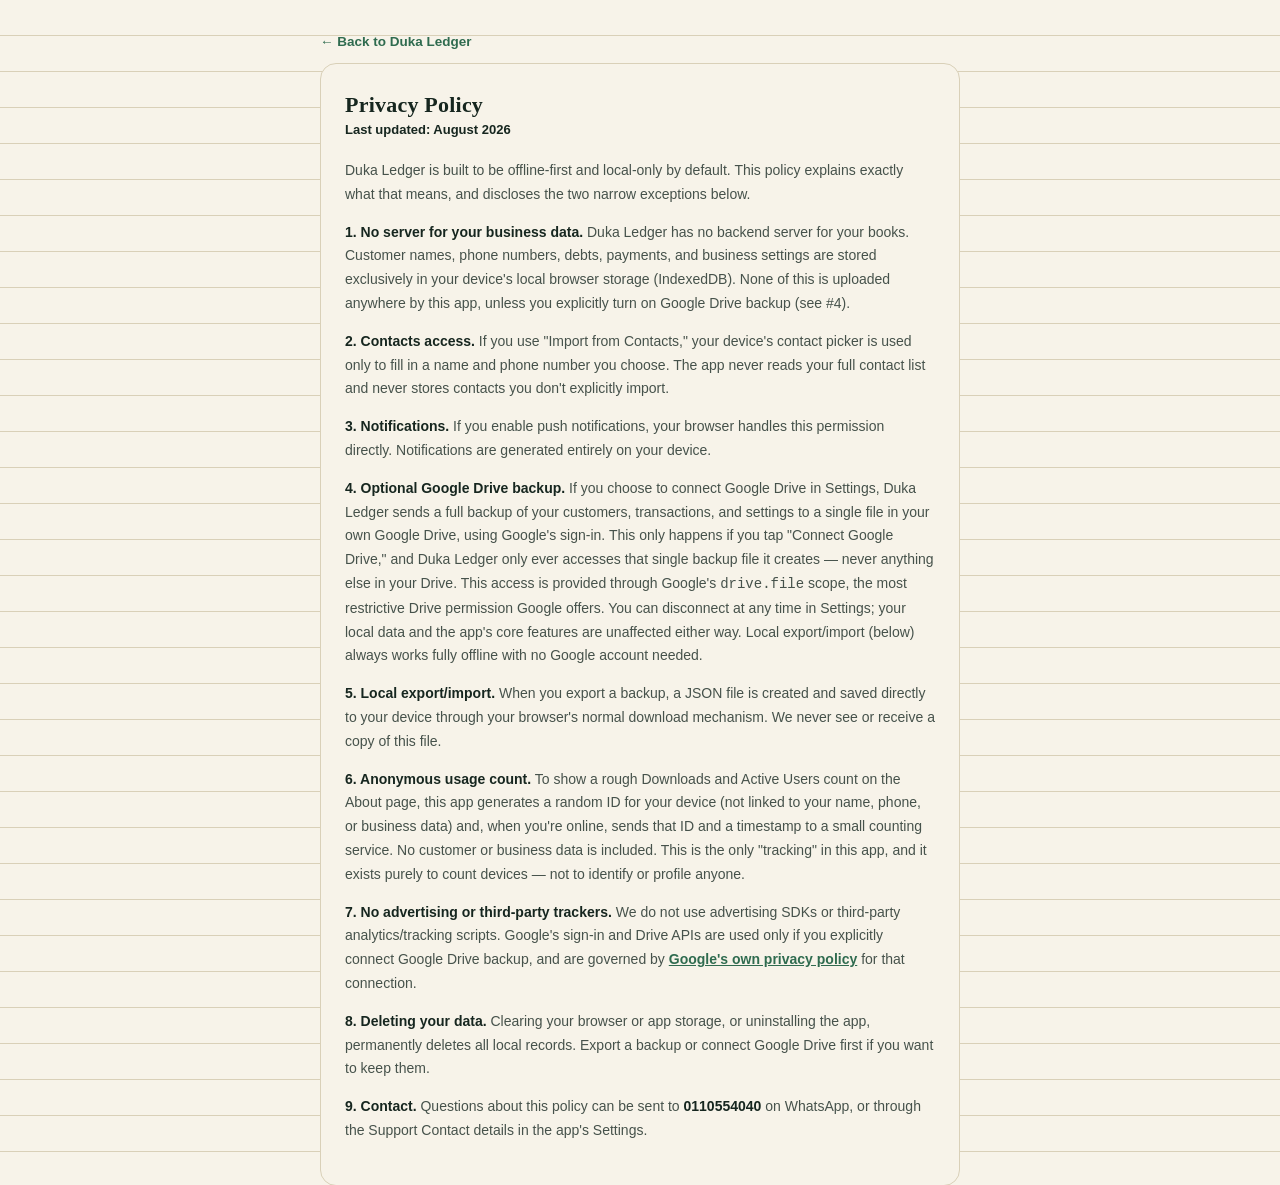
<file: privacy.html>
<!DOCTYPE html>
<html lang="en">
<head>
<meta charset="UTF-8">
<meta name="viewport" content="width=device-width, initial-scale=1">
<title>Privacy Policy — Duka Ledger</title>
<meta name="description" content="Privacy Policy for Duka Ledger, an offline-first debt book for shopkeepers.">
<link rel="icon" href="./icon-192.png">
<link rel="stylesheet" href="./style.css">
<style>
  body{ min-height:100vh; padding:32px 18px 60px; }
  .legal-page{ max-width:640px; margin:0 auto; background:var(--paper); border:1px solid var(--rule); border-radius:16px; padding:28px 24px; }
  .legal-page h1{ font-family:var(--font-display); font-size:22px; margin:0 0 4px; }
  .legal-page .updated{ color:var(--ink-soft); font-size:13px; margin-bottom:22px; }
  .legal-page p{ font-size:14px; line-height:1.7; color:var(--ink-soft); margin:0 0 14px; }
  .legal-page strong{ color:var(--ink); }
  .legal-page a{ color:var(--brand); font-weight:600; }
  .back-link{ display:inline-block; max-width:640px; margin:0 auto 14px; font-size:13.5px; color:var(--brand); font-weight:600; text-decoration:none; }
  .back-wrap{ max-width:640px; margin:0 auto; }
</style>
</head>
<body>

<div class="back-wrap">
  <a class="back-link" href="./index.html">← Back to Duka Ledger</a>
</div>

<div class="legal-page">
  <h1>Privacy Policy</h1>
  <div class="updated"><strong>Last updated: August 2026</strong></div>

  <p>Duka Ledger is built to be offline-first and local-only by default. This policy explains exactly what that means, and discloses the two narrow exceptions below.</p>

  <p><strong>1. No server for your business data.</strong> Duka Ledger has no backend server for your books. Customer names, phone numbers, debts, payments, and business settings are stored exclusively in your device's local browser storage (IndexedDB). None of this is uploaded anywhere by this app, unless you explicitly turn on Google Drive backup (see #4).</p>

  <p><strong>2. Contacts access.</strong> If you use "Import from Contacts," your device's contact picker is used only to fill in a name and phone number you choose. The app never reads your full contact list and never stores contacts you don't explicitly import.</p>

  <p><strong>3. Notifications.</strong> If you enable push notifications, your browser handles this permission directly. Notifications are generated entirely on your device.</p>

  <p><strong>4. Optional Google Drive backup.</strong> If you choose to connect Google Drive in Settings, Duka Ledger sends a full backup of your customers, transactions, and settings to a single file in your own Google Drive, using Google's sign-in. This only happens if you tap "Connect Google Drive," and Duka Ledger only ever accesses that single backup file it creates — never anything else in your Drive. This access is provided through Google's <code>drive.file</code> scope, the most restrictive Drive permission Google offers. You can disconnect at any time in Settings; your local data and the app's core features are unaffected either way. Local export/import (below) always works fully offline with no Google account needed.</p>

  <p><strong>5. Local export/import.</strong> When you export a backup, a JSON file is created and saved directly to your device through your browser's normal download mechanism. We never see or receive a copy of this file.</p>

  <p><strong>6. Anonymous usage count.</strong> To show a rough Downloads and Active Users count on the About page, this app generates a random ID for your device (not linked to your name, phone, or business data) and, when you're online, sends that ID and a timestamp to a small counting service. No customer or business data is included. This is the only "tracking" in this app, and it exists purely to count devices — not to identify or profile anyone.</p>

  <p><strong>7. No advertising or third-party trackers.</strong> We do not use advertising SDKs or third-party analytics/tracking scripts. Google's sign-in and Drive APIs are used only if you explicitly connect Google Drive backup, and are governed by <a href="https://policies.google.com/privacy" target="_blank" rel="noopener">Google's own privacy policy</a> for that connection.</p>

  <p><strong>8. Deleting your data.</strong> Clearing your browser or app storage, or uninstalling the app, permanently deletes all local records. Export a backup or connect Google Drive first if you want to keep them.</p>

  <p><strong>9. Contact.</strong> Questions about this policy can be sent to <strong>0110554040</strong> on WhatsApp, or through the Support Contact details in the app's Settings.</p>
</div>

</body>
</html>
</file>
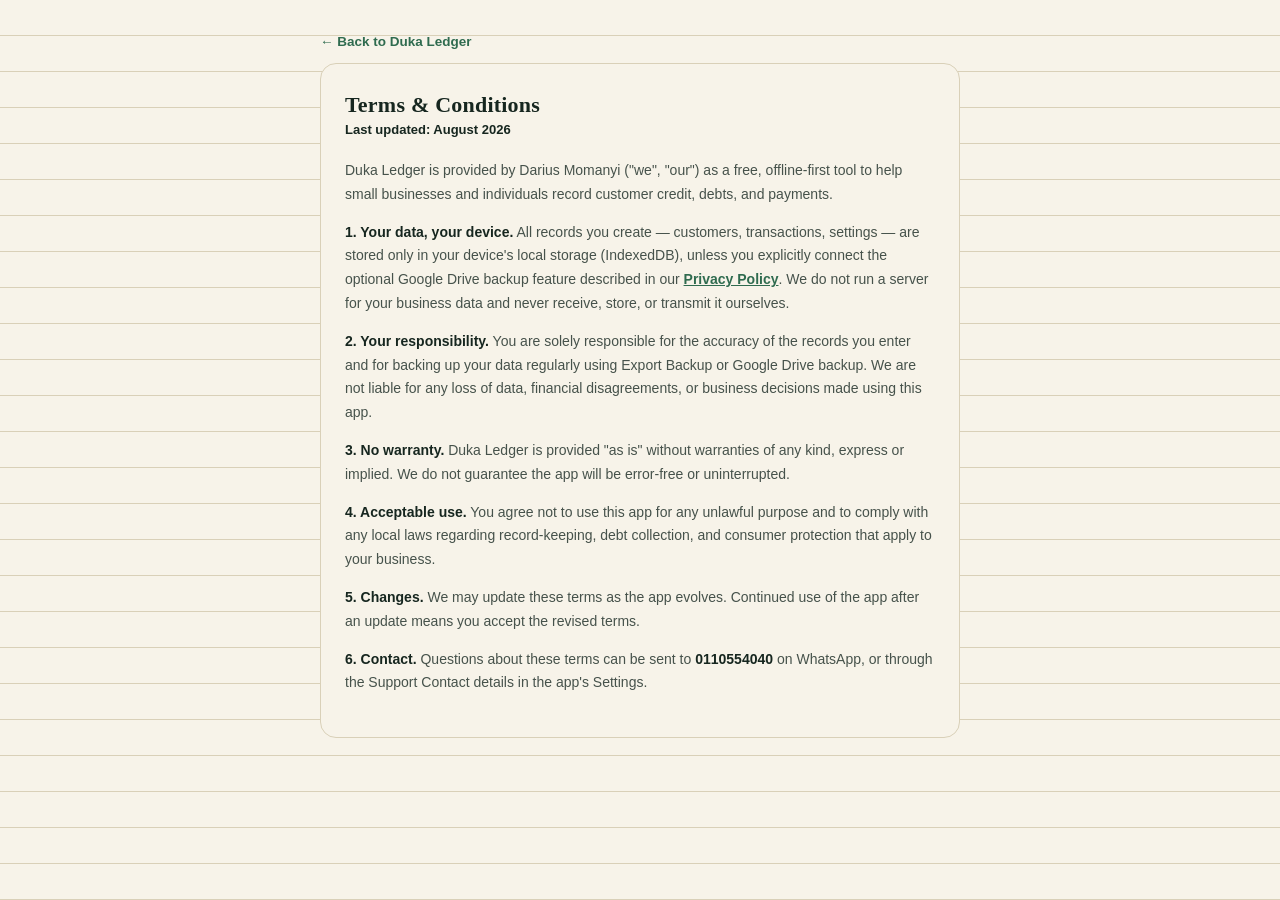
<file: terms.html>
<!DOCTYPE html>
<html lang="en">
<head>
<meta charset="UTF-8">
<meta name="viewport" content="width=device-width, initial-scale=1">
<title>Terms &amp; Conditions — Duka Ledger</title>
<meta name="description" content="Terms and Conditions for Duka Ledger, an offline-first debt book for shopkeepers.">
<link rel="icon" href="./icon-192.png">
<link rel="stylesheet" href="./style.css">
<style>
  body{ min-height:100vh; padding:32px 18px 60px; }
  .legal-page{ max-width:640px; margin:0 auto; background:var(--paper); border:1px solid var(--rule); border-radius:16px; padding:28px 24px; }
  .legal-page h1{ font-family:var(--font-display); font-size:22px; margin:0 0 4px; }
  .legal-page .updated{ color:var(--ink-soft); font-size:13px; margin-bottom:22px; }
  .legal-page p{ font-size:14px; line-height:1.7; color:var(--ink-soft); margin:0 0 14px; }
  .legal-page strong{ color:var(--ink); }
  .legal-page a{ color:var(--brand); font-weight:600; }
  .back-link{ display:inline-block; max-width:640px; margin:0 auto 14px; font-size:13.5px; color:var(--brand); font-weight:600; text-decoration:none; }
  .back-wrap{ max-width:640px; margin:0 auto; }
</style>
</head>
<body>

<div class="back-wrap">
  <a class="back-link" href="./index.html">← Back to Duka Ledger</a>
</div>

<div class="legal-page">
  <h1>Terms &amp; Conditions</h1>
  <div class="updated"><strong>Last updated: August 2026</strong></div>

  <p>Duka Ledger is provided by Darius Momanyi ("we", "our") as a free, offline-first tool to help small businesses and individuals record customer credit, debts, and payments.</p>

  <p><strong>1. Your data, your device.</strong> All records you create — customers, transactions, settings — are stored only in your device's local storage (IndexedDB), unless you explicitly connect the optional Google Drive backup feature described in our <a href="./privacy.html">Privacy Policy</a>. We do not run a server for your business data and never receive, store, or transmit it ourselves.</p>

  <p><strong>2. Your responsibility.</strong> You are solely responsible for the accuracy of the records you enter and for backing up your data regularly using Export Backup or Google Drive backup. We are not liable for any loss of data, financial disagreements, or business decisions made using this app.</p>

  <p><strong>3. No warranty.</strong> Duka Ledger is provided "as is" without warranties of any kind, express or implied. We do not guarantee the app will be error-free or uninterrupted.</p>

  <p><strong>4. Acceptable use.</strong> You agree not to use this app for any unlawful purpose and to comply with any local laws regarding record-keeping, debt collection, and consumer protection that apply to your business.</p>

  <p><strong>5. Changes.</strong> We may update these terms as the app evolves. Continued use of the app after an update means you accept the revised terms.</p>

  <p><strong>6. Contact.</strong> Questions about these terms can be sent to <strong>0110554040</strong> on WhatsApp, or through the Support Contact details in the app's Settings.</p>
</div>

</body>
</html>
</file>
<file: style.css>
/* =========================================================
   Duka Ledger — Offline Debt Book
   Design language: a physical shopkeeper's credit ledger.
   Paper, stitched spine, ruled lines, ink-stamped balances.
   ========================================================= */

:root{
  /* --- Color tokens --- */
  --ink:            #16261F;
  --ink-soft:       #46524B;
  --ink-faint:      #8B9790;
  --paper:          #F7F3E9;
  --paper-raised:   #FFFDF8;
  --paper-dim:      #ECE5D3;
  --rule:           #D9D0B8;
  --brand:          #2F6B4F;
  --brand-dark:     #1F4A37;
  --brand-tint:     #E4EEE8;
  --owed:           #B5471B;
  --owed-tint:      #F6E6DD;
  --gold:           #B8860F;
  --gold-tint:      #F3E9CF;
  --danger:         #A8321F;
  --shadow:         0 1px 2px rgba(22,38,31,0.06), 0 4px 14px rgba(22,38,31,0.07);
  --shadow-lg:      0 8px 30px rgba(22,38,31,0.16);

  /* --- Type --- */
  --font-display: "Iowan Old Style", "Palatino Linotype", Palatino, Georgia, "Noto Serif", serif;
  --font-body: -apple-system, BlinkMacSystemFont, "Segoe UI", Roboto, "Helvetica Neue", Arial, sans-serif;
  --font-mono: ui-monospace, "SF Mono", "Cascadia Mono", "Roboto Mono", Consolas, monospace;

  --radius-sm: 8px;
  --radius: 14px;
  --radius-lg: 20px;

  --nav-h: 64px;
  --safe-b: env(safe-area-inset-bottom, 0px);
}

[data-theme="dark"]{
  --ink:            #EFEAD9;
  --ink-soft:       #C4C0AE;
  --ink-faint:      #7C8378;
  --paper:          #14180F;
  --paper-raised:   #1D2317;
  --paper-dim:      #202519;
  --rule:           #33392A;
  --brand:          #6FBE93;
  --brand-dark:     #4C9A72;
  --brand-tint:     #1B2C22;
  --owed:           #E08858;
  --owed-tint:      #2E2016;
  --gold:           #E0B84C;
  --gold-tint:      #2B2415;
  --danger:         #E5745B;
  --shadow: 0 1px 2px rgba(0,0,0,0.3), 0 4px 14px rgba(0,0,0,0.35);
  --shadow-lg: 0 8px 30px rgba(0,0,0,0.5);
}

html{ scroll-behavior:smooth; }
*,*::before,*::after{ box-sizing:border-box; }
html,body{ height:100%; }
body{
  margin:0;
  background:var(--paper);
  color:var(--ink);
  font-family:var(--font-body);
  -webkit-font-smoothing:antialiased;
  transition:background .25s ease, color .25s ease;
  /* subtle ruled-paper texture */
  background-image:
    repeating-linear-gradient(
      to bottom,
      transparent,
      transparent 35px,
      var(--rule) 35px,
      var(--rule) 36px
    );
  background-attachment:local;
}
[data-theme="dark"] body{
  background-image:
    repeating-linear-gradient(
      to bottom,
      transparent,
      transparent 35px,
      var(--rule) 35px,
      var(--rule) 36px
    );
}

h1,h2,h3,.display{ font-family:var(--font-display); letter-spacing:.01em; }
.num, .amount, input[type="number"]{ font-family:var(--font-mono); font-variant-numeric:tabular-nums; }

button{ font-family:inherit; }
a{ color:inherit; }

::selection{ background:var(--gold-tint); }

/* Focus visibility */
button:focus-visible, input:focus-visible, select:focus-visible, textarea:focus-visible, [tabindex]:focus-visible{
  outline:2px solid var(--brand);
  outline-offset:2px;
}

/* Reduced motion */
@media (prefers-reduced-motion: reduce){
  *{ animation-duration:0.001ms !important; transition-duration:0.001ms !important; }
}

/* =================== App shell =================== */
#app{
  max-width:560px;
  margin:0 auto;
  min-height:100%;
  padding-bottom:calc(var(--nav-h) + 24px + var(--safe-b));
  position:relative;
}

.topbar{
  position:sticky; top:0; z-index:20;
  background:var(--paper);
  backdrop-filter:saturate(180%) blur(6px);
  padding:14px 18px 10px;
  display:flex; align-items:center; justify-content:space-between;
  border-bottom:1px solid var(--rule);
}
.topbar .brandmark{
  display:flex; align-items:center; gap:10px;
}
.topbar .brandmark .stitch{
  width:8px; height:28px;
  border-left:2px dashed var(--brand);
}
.topbar h1{
  margin:0; font-size:19px; font-weight:600; color:var(--ink);
}
.topbar .sub{ font-size:11px; color:var(--ink-faint); margin-top:1px; }
.topbar-actions{ display:flex; align-items:center; gap:8px; }

.pill{
  display:inline-flex; align-items:center; gap:6px;
  font-size:11px; font-weight:600; padding:5px 10px;
  border-radius:999px; border:1px solid var(--rule);
  color:var(--ink-soft); background:var(--paper-raised);
}
.pill .dot{ width:7px; height:7px; border-radius:50%; background:var(--brand); }
.pill.offline .dot{ background:var(--owed); }
.pill.offline{ color:var(--owed); border-color:var(--owed); background:var(--owed-tint); }

.iconbtn{
  width:38px; height:38px; border-radius:50%;
  border:1px solid var(--rule); background:var(--paper-raised);
  display:flex; align-items:center; justify-content:center;
  cursor:pointer; color:var(--ink);
}
.iconbtn:active{ transform:scale(0.94); }
.badge-dot{
  position:absolute; top:6px; right:7px;
  width:9px; height:9px; border-radius:50%;
  background:var(--owed); border:2px solid var(--paper);
}

main{ padding:16px; }
.view{ display:none; animation:fade .18s ease; }
.view.active{ display:block; }
@keyframes fade{ from{opacity:0; transform:translateY(4px);} to{opacity:1; transform:none;} }

.section-title{
  display:flex; align-items:baseline; justify-content:space-between;
  margin:22px 0 10px;
}
.section-title h2{ font-size:15px; margin:0; color:var(--ink-soft); font-weight:600; text-transform:uppercase; letter-spacing:.06em; }
.section-title a, .link-btn{
  font-size:13px; color:var(--brand); font-weight:600; background:none; border:none; cursor:pointer; padding:0;
}

/* =================== Cards / stitched notebook motif =================== */
.card{
  background:var(--paper-raised);
  border:1px solid var(--rule);
  border-left:3px dashed var(--brand);
  border-radius:var(--radius);
  padding:16px;
  box-shadow:var(--shadow);
}

.stat-grid{
  display:grid; grid-template-columns:1fr 1fr; gap:10px;
}
.stat-card{
  background:var(--paper-raised);
  border:1px solid var(--rule);
  border-radius:var(--radius);
  padding:14px 14px 12px;
  position:relative;
  overflow:hidden;
}
.stat-card::before{
  content:"";
  position:absolute; left:0; top:12px; bottom:12px; width:3px;
  border-radius:2px;
}
.stat-card.owed::before{ background:var(--owed); }
.stat-card.paid::before{ background:var(--brand); }
.stat-card.count::before{ background:var(--gold); }
.stat-card.txn::before{ background:var(--ink-faint); }
.stat-card .label{ font-size:11px; text-transform:uppercase; letter-spacing:.06em; color:var(--ink-faint); font-weight:600; margin-bottom:6px; padding-left:6px;}
.stat-card .value{ font-size:22px; font-weight:700; padding-left:6px; }
.stat-card.owed .value{ color:var(--owed); }
.stat-card.paid .value{ color:var(--brand); }

.hero-total{
  background:linear-gradient(160deg, var(--brand-dark), var(--brand));
  color:#F7F3E9;
  border-radius:var(--radius-lg);
  padding:22px 20px;
  box-shadow:var(--shadow-lg);
  position:relative;
  overflow:hidden;
}
.hero-total::after{
  content:"";
  position:absolute; inset:0;
  background-image:repeating-linear-gradient(to bottom, transparent, transparent 34px, rgba(255,255,255,0.06) 34px, rgba(255,255,255,0.06) 35px);
}

.hero-total .label{ font-size:12px; letter-spacing:.08em; text-transform:uppercase; opacity:.85; position:relative; }
.hero-total .value{ font-size:34px; font-weight:700; margin-top:4px; position:relative; }
.hero-total .foot{ display:flex; gap:16px; margin-top:14px; position:relative; font-size:12px; opacity:.92; }
.hero-total .foot b{ font-family:var(--font-mono); }

/* =================== Lists =================== */
.list{ display:flex; flex-direction:column; gap:8px; }
.row-card{
  display:flex; align-items:center; gap:12px;
  background:var(--paper-raised);
  border:1px solid var(--rule);
  border-radius:var(--radius);
  padding:12px 14px;
  cursor:pointer;
}
.row-card:active{ transform:scale(0.99); }
.avatar{
  width:40px; height:40px; border-radius:50%;
  background:var(--brand-tint); color:var(--brand-dark);
  display:flex; align-items:center; justify-content:center;
  font-weight:700; font-size:15px; flex:none;
  font-family:var(--font-display);
}
.row-main{ flex:1; min-width:0; }
.row-main .title{ font-weight:600; font-size:14.5px; white-space:nowrap; overflow:hidden; text-overflow:ellipsis; }
.row-main .subtitle{ font-size:12.5px; color:var(--ink-faint); margin-top:2px; white-space:nowrap; overflow:hidden; text-overflow:ellipsis; }
.row-end{ text-align:right; flex:none; }
.row-end .amt{ font-weight:700; font-size:14.5px; }
.row-end .amt.owed{ color:var(--owed); }
.row-end .amt.paid{ color:var(--brand); }
.row-end .meta{ font-size:11px; color:var(--ink-faint); margin-top:2px; }

.badge{ font-size:10.5px; font-weight:700; padding:2px 7px; border-radius:6px; text-transform:uppercase; letter-spacing:.03em; }
.badge.debt{ background:var(--owed-tint); color:var(--owed); }
.badge.payment{ background:var(--brand-tint); color:var(--brand-dark); }
.badge.adjustment{ background:var(--gold-tint); color:var(--gold); }

/* =================== Empty states =================== */
.empty{
  text-align:center; padding:44px 20px;
  color:var(--ink-soft);
}
.empty .glyph{
  width:56px; height:56px; margin:0 auto 14px;
  border-radius:50%; border:2px dashed var(--rule);
  display:flex; align-items:center; justify-content:center;
  font-size:24px; color:var(--ink-faint); font-family:var(--font-display);
}
.empty h3{ margin:0 0 6px; font-size:16px; }
.empty p{ margin:0 0 16px; font-size:13.5px; color:var(--ink-faint); max-width:280px; margin-inline:auto; }

/* =================== Buttons =================== */
.btn{
  display:inline-flex; align-items:center; justify-content:center; gap:8px;
  border-radius:var(--radius-sm);
  padding:12px 18px;
  font-size:14.5px; font-weight:600;
  border:1px solid transparent;
  cursor:pointer;
  width:100%;
}
.btn svg, .iconbtn svg, .more-ic svg, .ic svg{ flex-shrink:0; }
.btn:active{ transform:scale(0.98); }
.btn-primary{ background:var(--brand); color:#fff; }
.btn-primary:hover{ background:var(--brand-dark); }
.btn-outline{ background:transparent; border-color:var(--rule); color:var(--ink); }
.btn-danger{ background:transparent; border-color:var(--danger); color:var(--danger); }
.btn-ghost{ background:transparent; color:var(--brand); }
.btn-sm{ padding:8px 12px; font-size:13px; width:auto; }
.btn-row{ display:flex; gap:10px; }
.btn-row .btn{ flex:1; }

/* =================== Forms =================== */
.field{ margin-bottom:16px; }
.field label{ display:block; font-size:12.5px; font-weight:600; color:var(--ink-soft); margin-bottom:6px; }
.field .hint{ font-size:11.5px; color:var(--ink-faint); margin-top:5px; }
input[type="text"], input[type="number"], input[type="tel"], input[type="date"], select, textarea{
  width:100%; padding:12px 13px;
  background:var(--paper-raised);
  border:1px solid var(--rule);
  border-radius:var(--radius-sm);
  color:var(--ink);
  font-size:15px;
  font-family:var(--font-body);
}
input:focus, select:focus, textarea:focus{ border-color:var(--brand); }
textarea{ resize:vertical; min-height:70px; }
.currency-input{ position:relative; }
.currency-input .prefix{
  position:absolute; left:13px; top:50%; transform:translateY(-50%);
  color:var(--ink-faint); font-family:var(--font-mono); font-weight:600; pointer-events:none;
}
.currency-input input{ padding-left:46px; font-family:var(--font-mono); font-weight:600; }

.seg{ display:flex; border:1px solid var(--rule); border-radius:var(--radius-sm); overflow:hidden; }
.seg button{
  flex:1; padding:10px 6px; background:var(--paper-raised); border:none; color:var(--ink-soft);
  font-size:12.5px; font-weight:600; cursor:pointer; border-right:1px solid var(--rule);
}
.seg button:last-child{ border-right:none; }
.seg button.active{ background:var(--brand); color:#fff; }

.method-grid{ display:flex; flex-wrap:wrap; gap:8px; }
.method-grid button{
  padding:9px 13px; border-radius:999px; border:1px solid var(--rule);
  background:var(--paper-raised); color:var(--ink-soft);
  font-size:12.5px; font-weight:600; cursor:pointer;
}
.method-grid button.active{ background:var(--brand); color:#fff; border-color:var(--brand); }

.method-option{
  background:var(--paper-raised); border:1px solid var(--rule); border-radius:var(--radius);
  padding:12px 14px; margin-bottom:10px;
}
.method-option .checkline{ margin:0; font-weight:600; }
.method-option-fields{
  max-height:0; overflow:hidden; opacity:0;
  transition:max-height .18s ease, opacity .18s ease, margin-top .18s ease;
}
.method-option-fields.open{ max-height:120px; opacity:1; margin-top:10px; }
.method-option-fields input{ margin-bottom:8px; }
.method-option-fields input:last-child{ margin-bottom:0; }
.method-option-fields.two-col{ display:flex; gap:8px; }
.method-option-fields.two-col input{ margin-bottom:0; }

.searchbar{
  display:flex; align-items:center; gap:8px;
  background:var(--paper-raised); border:1px solid var(--rule); border-radius:999px;
  padding:9px 14px; margin-bottom:14px;
}
.searchbar input{ border:none; background:none; padding:0; flex:1; font-size:14.5px; }
.searchbar input:focus{ outline:none; }
.searchbar svg{ flex:none; color:var(--ink-faint); }

/* =================== Bottom nav =================== */
.bottomnav{
  position:fixed; left:0; right:0; bottom:0; z-index:30;
  max-width:560px; margin:0 auto;
  background:var(--paper-raised);
  border-top:1px solid var(--rule);
  display:flex;
  padding-bottom:var(--safe-b);
}
.bottomnav button{
  flex:1; background:none; border:none; cursor:pointer;
  display:flex; flex-direction:column; align-items:center; gap:3px;
  padding:9px 2px 8px; color:var(--ink-faint); font-size:10.5px; font-weight:600;
  height:var(--nav-h);
}
.bottomnav button svg{ width:21px; height:21px; }
.bottomnav button.active{ color:var(--brand); }

.fab{
  position:fixed; z-index:35;
  right:calc(50% - 280px + 18px);
  bottom:calc(var(--nav-h) + var(--safe-b) + 14px);
  width:58px; height:58px; border-radius:50%;
  background:var(--owed); color:#fff;
  border:none; box-shadow:var(--shadow-lg);
  display:flex; align-items:center; justify-content:center;
  font-size:28px; cursor:pointer;
}
@media (max-width:596px){
  .fab{ right:18px; }
}
.fab:active{ transform:scale(0.94); }

/* =================== Sheets / Modals =================== */
.overlay{
  position:fixed; inset:0; background:rgba(22,38,31,0.45);
  z-index:50; display:none; align-items:flex-end; justify-content:center;
}
.overlay.active{ display:flex; }
.sheet{
  background:var(--paper);
  width:100%; max-width:560px;
  border-radius:22px 22px 0 0;
  padding:10px 18px calc(20px + var(--safe-b));
  max-height:88vh; overflow-y:auto;
  box-shadow:var(--shadow-lg);
  animation:up .22s ease;
}
@keyframes up{ from{ transform:translateY(24px); opacity:0; } to{ transform:none; opacity:1; } }
.sheet .grabber{ width:36px; height:4px; background:var(--rule); border-radius:2px; margin:6px auto 14px; }
.sheet-header{ display:flex; align-items:center; justify-content:space-between; margin-bottom:16px; }
.sheet-header h2{ margin:0; font-size:17px; }

.modal-center{ align-items:center; padding:20px; }
#confirmDialog{ z-index:260; }
.dialog{
  background:var(--paper); border-radius:var(--radius-lg);
  padding:22px 20px; width:100%; max-width:340px;
  box-shadow:var(--shadow-lg); text-align:center;
  animation:pop .16s ease;
}
@keyframes pop{ from{ transform:scale(0.95); opacity:0; } to{ transform:none; opacity:1; } }
.dialog .glyph{ margin-bottom:8px; display:flex; justify-content:center; }
.dialog h3{ margin:0 0 8px; font-size:16.5px; }
.dialog p{ margin:0 0 18px; font-size:13.5px; color:var(--ink-soft); line-height:1.5; }

.sheet-actions{ display:flex; flex-direction:column; gap:8px; margin-top:6px; }
.action-row{
  display:flex; align-items:center; gap:14px;
  padding:14px 6px; border-bottom:1px solid var(--rule); cursor:pointer;
}
.action-row:last-child{ border-bottom:none; }
.action-row .ic{
  width:40px; height:40px; border-radius:12px; display:flex; align-items:center; justify-content:center;
  background:var(--brand-tint); color:var(--brand-dark); flex:none;
}
.action-row .ic.payment{ background:var(--gold-tint); color:var(--gold); }
.action-row .ic.customer{ background:var(--owed-tint); color:var(--owed); }
.action-row .t{ font-weight:600; font-size:14.5px; }
.action-row .s{ font-size:12px; color:var(--ink-faint); }

/* =================== Toasts =================== */
.toast-wrap{
  position:fixed; top:14px; left:0; right:0; z-index:270;
  display:flex; flex-direction:column; align-items:center; gap:8px;
  pointer-events:none;
}
.toast{
  background:var(--ink); color:var(--paper);
  padding:11px 18px; border-radius:999px;
  font-size:13.5px; font-weight:600;
  box-shadow:var(--shadow-lg);
  display:flex; align-items:center; gap:8px;
  animation:toastin .2s ease;
  max-width:90%;
}
[data-theme="dark"] .toast{ background:var(--paper-raised); color:var(--ink); border:1px solid var(--rule); }
.toast.error{ background:var(--danger); color:#fff; }
.toast.success::before{ content:"✓"; }
@keyframes toastin{ from{ transform:translateY(-8px); opacity:0; } to{ transform:none; opacity:1; } }

/* =================== Profile =================== */
.profile-head{ text-align:center; padding:6px 0 4px; }
.profile-head .avatar{ width:64px; height:64px; font-size:22px; margin:0 auto 10px; }
.profile-head h2{ margin:0 0 3px; font-size:19px; }
.profile-head .phone{ color:var(--ink-faint); font-size:13.5px; }
.balance-banner{
  text-align:center; margin:16px 0 6px;
  padding:16px; border-radius:var(--radius-lg);
  background:var(--owed-tint);
}
.balance-banner.settled{ background:var(--brand-tint); }
.balance-banner .amt{ font-size:26px; font-weight:700; color:var(--owed); }
.balance-banner.settled .amt{ color:var(--brand-dark); }
.balance-banner .lbl{ font-size:11.5px; text-transform:uppercase; letter-spacing:.06em; color:var(--ink-faint); font-weight:700; margin-top:4px; }

.mini-stats{ display:flex; gap:8px; margin:14px 0; }
.mini-stats .c{ flex:1; text-align:center; background:var(--paper-raised); border:1px solid var(--rule); border-radius:var(--radius); padding:10px 4px; }
.mini-stats .c .v{ font-weight:700; font-size:15px; }
.mini-stats .c .l{ font-size:10px; color:var(--ink-faint); text-transform:uppercase; letter-spacing:.04em; margin-top:2px; }

.timeline{ position:relative; padding-left:18px; margin-top:6px; }
.timeline::before{ content:""; position:absolute; left:5px; top:6px; bottom:6px; width:1.5px; background:var(--rule); }
.tl-item{ position:relative; padding-bottom:18px; }
.tl-item:last-child{ padding-bottom:0; }
.tl-item::before{
  content:""; position:absolute; left:-18px; top:4px; width:9px; height:9px; border-radius:50%;
  background:var(--paper); border:2px solid var(--brand);
}
.tl-item.payment::before{ border-color:var(--brand); }
.tl-item.debt::before{ border-color:var(--owed); }
.tl-item.adjustment::before{ border-color:var(--gold); }
.tl-date{ font-size:11px; color:var(--ink-faint); margin-bottom:3px; }
.tl-card{ background:var(--paper-raised); border:1px solid var(--rule); border-radius:var(--radius); padding:11px 13px; }
.tl-top{ display:flex; justify-content:space-between; align-items:flex-start; gap:10px; }
.tl-desc{ font-size:13.5px; font-weight:600; }
.tl-amt{ font-weight:700; font-size:14.5px; white-space:nowrap; }
.tl-amt.debt{ color:var(--owed); }
.tl-amt.payment{ color:var(--brand); }
.tl-run{ font-size:11.5px; color:var(--ink-faint); margin-top:6px; }
.tl-actions{ display:flex; gap:12px; margin-top:8px; }
.tl-actions button{ background:none; border:none; padding:0; font-size:11.5px; font-weight:600; color:var(--ink-faint); cursor:pointer; }
.tl-actions button:hover{ color:var(--brand); }

/* =================== Filters row =================== */
.chip-row{ display:flex; gap:8px; overflow-x:auto; padding-bottom:2px; margin-bottom:12px; scrollbar-width:none; }
.chip-row::-webkit-scrollbar{ display:none; }
.chip{
  flex:none; padding:7px 13px; border-radius:999px; border:1px solid var(--rule);
  font-size:12.5px; font-weight:600; color:var(--ink-soft); background:var(--paper-raised); cursor:pointer; white-space:nowrap;
}
.chip.active{ background:var(--ink); color:var(--paper); border-color:var(--ink); }

.sortbar{ display:flex; justify-content:flex-end; margin-bottom:10px; }
.sortbar select{ width:auto; padding:6px 10px; font-size:12.5px; }

/* =================== Statement / print =================== */
.statement{ background:var(--paper-raised); border:1px solid var(--rule); border-radius:var(--radius); padding:18px; }
.statement-head{ text-align:center; border-bottom:1px dashed var(--rule); padding-bottom:12px; margin-bottom:12px; }
.statement-head .biz{ font-family:var(--font-display); font-size:18px; font-weight:700; }
.statement-head .meta{ font-size:11.5px; color:var(--ink-faint); margin-top:4px; }
table.stmt-table{ width:100%; border-collapse:collapse; font-size:12px; }
table.stmt-table th{ text-align:left; padding:6px 4px; border-bottom:1px solid var(--rule); font-size:10.5px; text-transform:uppercase; color:var(--ink-faint); }
table.stmt-table td{ padding:7px 4px; border-bottom:1px solid var(--paper-dim); vertical-align:top; }
table.stmt-table td.num, table.stmt-table th.num{ text-align:right; font-family:var(--font-mono); }
.statement-totals{ margin-top:14px; padding-top:12px; border-top:1px dashed var(--rule); font-size:13px; }
.statement-totals .row{ display:flex; justify-content:space-between; padding:4px 0; }
.statement-totals .row.final{ font-weight:700; font-size:15px; color:var(--owed); border-top:1px solid var(--rule); margin-top:4px; padding-top:8px; }

@media print{
  body{ background:#fff !important; background-image:none !important; color:#16261F !important; }
  .topbar,.bottomnav,.fab,.toast-wrap,.no-print{ display:none !important; }
  .overlay{ position:static !important; background:none !important; display:block !important; }
  .overlay:not(#statementSheet){ display:none !important; }
  .sheet{ box-shadow:none !important; max-height:none !important; }
  .sheet-header, .grabber, .sheet-actions, .btn-row{ display:none !important; }
  #app{ max-width:none; padding:0; }
  .statement{ border:none; box-shadow:none; background:#fff !important; }
  .statement *{ color:#16261F !important; }
  .statement-totals .row.final{ color:#B5471B !important; }
  table.stmt-table td, table.stmt-table th{ border-color:#ddd !important; }
}

/* =================== Lock screen =================== */
#lockScreen{
  position:fixed; inset:0; z-index:200;
  background:var(--paper);
  display:flex; align-items:center; justify-content:center;
  padding:24px;
}
#welcomeScreen{
  position:fixed; inset:0; z-index:210;
  background:var(--paper);
  display:flex; align-items:center; justify-content:center;
  padding:24px;
}
.welcome-inner{ width:100%; max-width:340px; text-align:center; }
.lock-inner{ width:100%; max-width:340px; text-align:center; }
.lock-brand{ margin-bottom:26px; }
.lock-title{ font-family:var(--font-display); font-size:22px; font-weight:700; margin-bottom:2px; }
.pin-dots{ display:flex; justify-content:center; gap:16px; margin-bottom:8px; }
.pin-dot{
  width:14px; height:14px; border-radius:50%;
  border:2px solid var(--rule); background:transparent; transition:background .15s ease, border-color .15s ease;
}
.pin-dot.filled{ background:var(--brand); border-color:var(--brand); }
.pin-dot.shake{ animation:shake .3s ease; }
@keyframes shake{ 0%,100%{transform:translateX(0);} 25%{transform:translateX(-6px);} 75%{transform:translateX(6px);} }
.lock-error{ color:var(--danger); font-size:12.5px; height:18px; margin-bottom:18px; }
.pin-pad{
  display:grid; grid-template-columns:repeat(3, 1fr); gap:14px;
  max-width:280px; margin:0 auto;
}
.pin-pad button{
  aspect-ratio:1; border-radius:50%;
  border:1px solid var(--rule); background:var(--paper-raised);
  font-size:20px; font-weight:600; color:var(--ink);
  cursor:pointer;
}
.pin-pad button:active{ background:var(--brand-tint); }
.pin-pad button[data-key="back"], .pin-pad button[data-key="bio"]{ border:none; background:none; font-size:19px; color:var(--ink-soft); }

/* =================== Scroll to top =================== */
.scroll-top-btn{
  position:fixed; z-index:34;
  left:calc(50% - 280px + 18px);
  bottom:calc(var(--nav-h) + var(--safe-b) + 14px);
  width:44px; height:44px; border-radius:50%;
  background:var(--paper-raised); color:var(--ink);
  border:1px solid var(--rule); box-shadow:var(--shadow);
  display:none; align-items:center; justify-content:center;
  font-size:18px; cursor:pointer;
}
@media (max-width:596px){ .scroll-top-btn{ left:18px; } }
.scroll-top-btn.show{ display:flex; }

/* =================== Update banner =================== */
.update-banner{
  position:fixed; left:12px; right:12px; z-index:90;
  bottom:calc(var(--nav-h) + var(--safe-b) + 12px);
  max-width:536px; margin:0 auto;
  background:var(--ink); color:var(--paper);
  border-radius:var(--radius);
  padding:13px 14px; display:none; align-items:center; gap:12px;
  box-shadow:var(--shadow-lg);
}
[data-theme="dark"] .update-banner{ background:var(--paper-raised); color:var(--ink); border:1px solid var(--rule); }
.update-banner.show{ display:flex; animation:up .22s ease; }
.update-banner .msg{ flex:1; font-size:13px; font-weight:600; }
.update-banner button{
  border:none; background:var(--brand); color:#fff; font-weight:700; font-size:12.5px;
  padding:9px 14px; border-radius:999px; cursor:pointer; flex:none;
}

/* =================== More grid (home page) =================== */
.more-grid{
  display:grid; grid-template-columns:1fr 1fr; gap:10px;
  margin-bottom:8px;
}
.more-tile{
  background:var(--paper-raised);
  border:1px solid var(--rule);
  border-radius:var(--radius);
  padding:16px 14px;
  cursor:pointer;
  position:relative;
  overflow:hidden;
  transition:transform .1s ease;
}
.more-tile::before{
  content:"";
  position:absolute; left:0; top:0; bottom:0; width:3px;
  background:var(--brand);
  opacity:.55;
}
.more-tile:active{ transform:scale(0.97); }
.more-ic{
  width:38px; height:38px; border-radius:11px;
  background:var(--brand-tint); color:var(--brand-dark);
  display:flex; align-items:center; justify-content:center;
  font-size:17px; margin-bottom:10px;
}
.more-label{ font-weight:700; font-size:14.5px; color:var(--ink); }
.more-sub{ font-size:11.5px; color:var(--ink-faint); margin-top:2px; }

/* =================== Misc =================== */
.legal-text{ font-size:13px; line-height:1.6; color:var(--ink-soft); max-height:65vh; overflow-y:auto; }
.legal-text p{ margin:0 0 12px; }
.legal-text strong{ color:var(--ink); }

.list-row{
  display:flex; align-items:center; gap:12px;
  padding:13px 4px; border-bottom:1px solid var(--rule); cursor:pointer;
}
.list-row:last-child{ border-bottom:none; }
.list-row .ic{
  width:38px; height:38px; border-radius:10px; flex:none;
  display:flex; align-items:center; justify-content:center;
  background:var(--brand-tint); color:var(--brand-dark); font-size:16px;
}
.list-row .body{ flex:1; min-width:0; }
.list-row .t{ font-weight:600; font-size:14px; }
.list-row .s{ font-size:12px; color:var(--ink-faint); margin-top:1px; }
.list-row .chev{ color:var(--ink-faint); font-size:16px; flex:none; }
.list-row.unread{ background:var(--gold-tint); border-radius:var(--radius-sm); }

.soda-card{
  display:flex; align-items:center; gap:12px;
  background:linear-gradient(135deg, var(--gold-tint), var(--paper-raised));
  border:1px solid var(--gold); border-radius:var(--radius-lg);
  padding:14px 16px;
}
.soda-emoji{ font-size:28px; flex:none; }
.soda-text{ flex:1; min-width:0; }
.soda-title{ font-weight:700; font-size:14px; }
.soda-sub{ font-size:12px; color:var(--ink-faint); margin-top:1px; }
.soda-btn{ width:auto; flex:none; padding:10px 16px; font-size:13px; background:var(--gold); border-color:var(--gold); }
.soda-btn:active{ transform:scale(0.97); }

.soda-detail-row{
  display:flex; align-items:center; justify-content:space-between; gap:10px;
  background:var(--paper-raised); border:1px solid var(--rule); border-radius:var(--radius);
  padding:14px 16px; margin:14px 0;
}
.soda-detail-row .num{ font-weight:700; font-size:16px; }
.soda-detail-row .lbl{ font-size:11px; color:var(--ink-faint); text-transform:uppercase; letter-spacing:.05em; margin-bottom:3px; }
.divider{ height:1px; background:var(--rule); margin:18px 0; border:none; }
.muted{ color:var(--ink-faint); font-size:12.5px; }
.checkline{ display:flex; align-items:center; gap:9px; font-size:13.5px; }
.checkline input{ width:auto; }
.privacy-note{ font-size:12px; color:var(--ink-soft); line-height:1.55; background:var(--brand-tint); border-radius:var(--radius); padding:12px 14px; }
.warn-note{ font-size:12px; color:var(--owed); line-height:1.55; background:var(--owed-tint); border-radius:var(--radius); padding:12px 14px; }
.settings-group{ margin-bottom:22px; }
.settings-group h3{ font-size:12px; text-transform:uppercase; letter-spacing:.06em; color:var(--ink-faint); margin:0 0 10px; }
</file>
